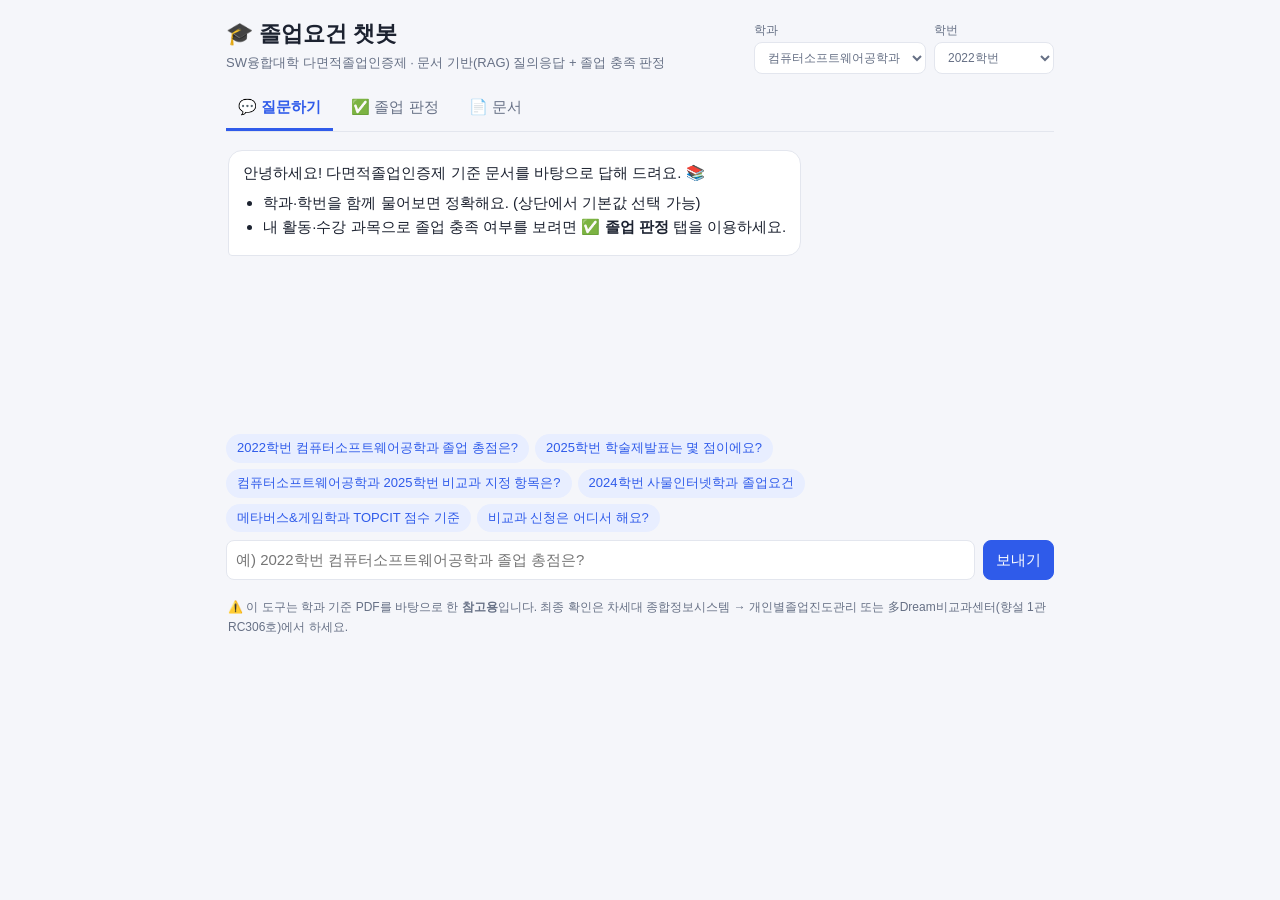
<file: index.html>
<!doctype html>
<html lang="ko">
<head>
<meta charset="utf-8">
<meta name="viewport" content="width=device-width, initial-scale=1">
<title>졸업요건 챗봇</title>
<style>:root {
  --bg: #f5f6fa; --card: #ffffff; --ink: #1c2230; --muted: #667085; --line: #e3e6ee;
  --brand: #2f5bea; --brand-ink: #ffffff; --brand-soft: #e8eeff;
  --ok: #12805c; --ok-soft: #e3f6ee; --bad: #c0392b; --bad-soft: #fdeceb; --warn-soft: #fff6e0;
  --bubble-user: #2f5bea; --bubble-bot: #ffffff;
}
@media (prefers-color-scheme: dark) {
  :root {
    --bg: #12151c; --card: #1b1f29; --ink: #e8ebf2; --muted: #98a2b3; --line: #2b3140;
    --brand: #6b8cff; --brand-ink: #0c1020; --brand-soft: #232c4a;
    --ok: #4cd1a1; --ok-soft: #14332a; --bad: #ff8a7a; --bad-soft: #3a1f1c; --warn-soft: #3a3016;
    --bubble-user: #3d5fd9; --bubble-bot: #1b1f29;
  }
}
* { box-sizing: border-box; }
html, body { margin: 0; }
body { background: var(--bg); color: var(--ink); font: 15px/1.6 -apple-system, BlinkMacSystemFont, "Apple SD Gothic Neo", "Noto Sans KR", "Malgun Gothic", sans-serif; }
.app { max-width: 860px; margin: 0 auto; padding: 16px; }
.top { display: flex; flex-wrap: wrap; gap: 12px; justify-content: space-between; align-items: flex-end; margin-bottom: 12px; }
h1 { font-size: 22px; margin: 0; }
h2 { font-size: 16px; margin: 0 0 10px; }
h3 { font-size: 13px; margin: 14px 0 6px; color: var(--muted); }
.sub { margin: 2px 0 0; color: var(--muted); font-size: 13px; }
.profile { display: flex; gap: 8px; flex-wrap: wrap; }
.profile label { font-size: 12px; color: var(--muted); display: flex; flex-direction: column; gap: 2px; }
select, input[type=text], input[type=number], textarea {
  font: inherit; color: inherit; background: var(--card); border: 1px solid var(--line); border-radius: 8px; padding: 7px 9px; width: 100%;
}
.profile select { width: auto; min-width: 120px; }
textarea { resize: vertical; }
button { font: inherit; cursor: pointer; border: 1px solid var(--line); background: var(--card); color: var(--ink); border-radius: 8px; padding: 7px 12px; }
button:hover { border-color: var(--brand); }
.tabs { display: flex; gap: 6px; border-bottom: 1px solid var(--line); margin-bottom: 14px; }
.tab { border: 0; border-bottom: 3px solid transparent; border-radius: 0; background: none; padding: 9px 12px; color: var(--muted); }
.tab.active { color: var(--brand); border-bottom-color: var(--brand); font-weight: 600; }
.panel { display: none; }
.panel.active { display: block; }
.card { background: var(--card); border: 1px solid var(--line); border-radius: 12px; padding: 14px 16px; margin-bottom: 12px; }
.hint { color: var(--muted); font-size: 13px; margin: 0 0 8px; }
.badge { font-size: 11px; font-weight: 500; background: var(--brand-soft); color: var(--brand); border-radius: 99px; padding: 2px 8px; margin-left: 6px; }
.link { border: 0; background: none; color: var(--brand); padding: 0 4px; font-size: 12px; }
.notice { background: var(--warn-soft); border-radius: 10px; padding: 12px 14px; margin-bottom: 12px; }
code { background: var(--brand-soft); padding: 1px 5px; border-radius: 4px; font-size: 0.92em; }

/* chat */
.log { display: flex; flex-direction: column; gap: 10px; min-height: 280px; max-height: 58vh; overflow-y: auto; padding: 4px 2px 10px; }
.msg { max-width: 92%; padding: 10px 14px; border-radius: 14px; word-break: keep-all; overflow-wrap: anywhere; }
.msg.user { align-self: flex-end; background: var(--bubble-user); color: #fff; border-bottom-right-radius: 4px; }
.msg.bot { align-self: flex-start; background: var(--bubble-bot); border: 1px solid var(--line); border-bottom-left-radius: 4px; }
.msg p { margin: 0 0 6px; }
.msg ul { margin: 4px 0 6px; padding-left: 20px; }
.lead { font-weight: 600; }
.src { margin-top: 8px; border: 1px solid var(--line); border-radius: 10px; padding: 8px 12px; background: var(--bg); }
.src-title { font-size: 13px; font-weight: 600; }
.src-meta { font-size: 12px; color: var(--muted); }
.src-body { font-size: 14px; margin-top: 4px; }
.cta { margin-top: 8px; }
.chips { display: flex; flex-wrap: wrap; gap: 6px; margin: 8px 0; }
.chips.inline { margin: 0 0 8px; }
.chip { font-size: 13px; border-radius: 99px; padding: 4px 11px; background: var(--brand-soft); color: var(--brand); border: 0; }
.chip.on { background: var(--brand); color: var(--brand-ink); }
.composer { display: flex; gap: 8px; }
.composer button { background: var(--brand); color: var(--brand-ink); border-color: var(--brand); white-space: nowrap; }

/* checker */
.grid2 { display: grid; grid-template-columns: repeat(auto-fill, minmax(250px, 1fr)); gap: 8px 14px; }
.row { display: flex; align-items: center; gap: 8px; font-size: 14px; }
.row label { flex: 1; }
.row input[type=number] { width: 80px; }
.row small { color: var(--muted); }
.result h2 { margin-bottom: 4px; }
.verdict { border-radius: 10px; padding: 12px 14px; margin: 8px 0 12px; font-weight: 600; }
.verdict.ok { background: var(--ok-soft); color: var(--ok); }
.verdict.no { background: var(--bad-soft); color: var(--bad); }
.cat { margin: 12px 0; }
.cat-head { display: flex; justify-content: space-between; font-weight: 600; font-size: 14px; }
.bar { height: 8px; background: var(--line); border-radius: 99px; overflow: hidden; margin: 4px 0 6px; }
.bar > i { display: block; height: 100%; background: var(--brand); }
.bar.done > i { background: var(--ok); }
.lines { font-size: 13px; color: var(--muted); margin: 0; padding: 0; list-style: none; }
.lines li { display: flex; gap: 6px; }
.lines .miss { color: var(--bad); }
.warn { background: var(--warn-soft); border-radius: 8px; padding: 8px 12px; font-size: 13px; margin: 6px 0; }

.doclist { margin: 0; padding-left: 18px; font-size: 14px; }
footer { color: var(--muted); font-size: 12px; margin: 18px 2px 8px; }
details { margin-top: 10px; }
details input, details textarea { margin: 6px 0; }
@media (max-width: 520px) { .app { padding: 12px; } .msg { max-width: 100%; } }
</style>
</head>
<body>
<div class="app">
  <header class="top">
    <div>
      <h1>🎓 졸업요건 챗봇</h1>
      <p class="sub">SW융합대학 다면적졸업인증제 · 문서 기반(RAG) 질의응답 + 졸업 충족 판정</p>
    </div>
    <div class="profile">
      <label>학과 <select id="pDept"></select></label>
      <label>학번 <select id="pYear"></select></label>
    </div>
  </header>

  <nav class="tabs" role="tablist">
    <button class="tab active" data-tab="chat" role="tab">💬 질문하기</button>
    <button class="tab" data-tab="check" role="tab">✅ 졸업 판정</button>
    <button class="tab" data-tab="docs" role="tab">📄 문서</button>
  </nav>

  <!-- 1. 챗봇 -->
  <main id="tab-chat" class="panel active">
    <div id="log" class="log" aria-live="polite"></div>
    <div id="chips" class="chips"></div>
    <form id="chatForm" class="composer">
      <input id="q" type="text" autocomplete="off" placeholder="예) 2022학번 컴퓨터소프트웨어공학과 졸업 총점은?">
      <button type="submit">보내기</button>
    </form>
  </main>

  <!-- 2. 졸업 판정 -->
  <main id="tab-check" class="panel">
    <div id="checkUnsupported" class="notice" hidden></div>
    <div id="checkBody">
      <section class="card">
        <h2>① 대학공통 필수 이수 항목 <button class="link" id="allCommon" type="button">모두 이수</button> <button class="link" id="noCommon" type="button">모두 해제</button></h2>
        <div id="commonBox" class="grid2"></div>
      </section>
      <section class="card">
        <h2>② 수강한 과목 리스트</h2>
        <p class="hint">한 줄에 한 과목(또는 쉼표로 구분)으로 붙여넣으세요. 아래 버튼을 누르면 과목이 추가/삭제됩니다.</p>
        <div id="courseChips" class="chips inline"></div>
        <textarea id="courses" rows="5" placeholder="캡스톤디자인&#10;전공영어기초&#10;예비창업설계"></textarea>
      </section>
      <section class="card">
        <h2>③ 참여한 비교과 활동</h2>
        <h3>비교과 지정</h3>
        <div id="desigBox" class="grid2"></div>
        <h3>비교과 미지정</h3>
        <div id="freeBox" class="grid2"></div>
      </section>
      <section id="result" class="card result"></section>
    </div>
  </main>

  <!-- 3. 문서 -->
  <main id="tab-docs" class="panel">
    <section class="card">
      <h2>기본 탑재 문서</h2>
      <ul id="docList" class="doclist"></ul>
    </section>
    <section class="card">
      <h2>안내 문서 추가하기 <span class="badge">내 브라우저에서만 사용</span></h2>
      <p class="hint">PDF·TXT·MD 파일을 추가하면 챗봇이 함께 검색합니다. 파일은 서버로 올라가지 않으며, 새로고침하면 사라집니다.
        영구 반영은 README의 <code>docs/</code> 폴더 + <code>python3 build.py</code> 방법을 쓰세요.</p>
      <input id="file" type="file" accept=".pdf,.txt,.md" multiple>
      <details>
        <summary>텍스트 직접 붙여넣기</summary>
        <input id="pasteName" type="text" placeholder="문서 이름 (예: 졸업사정 공지)">
        <textarea id="pasteText" rows="5" placeholder="안내 문서 내용을 붙여넣으세요"></textarea>
        <button id="pasteAdd" type="button">추가</button>
      </details>
      <div id="addedMsg" class="hint"></div>
    </section>
  </main>

  <footer>
    ⚠️ 이 도구는 학과 기준 PDF를 바탕으로 한 <b>참고용</b>입니다. 최종 확인은 차세대 종합정보시스템 → 개인별졸업진도관리 또는 多Dream비교과센터(향설 1관 RC306호)에서 하세요.
  </footer>
</div>

<script>const KB = [{"title": "대학공통 필수 (2019~2022학번)", "text": "대학공통 필수 45점 (2019~2022학번 기준, 모든 학과 공통)\n- 소통하는 공감인재: 인간사랑(5), ASP(1,2학기)(5), 자기주도상담(5)\n- 융합하는 창의인재: 자기개발과 전공탐색(5), 졸업필수활동(15)\n- 공헌하는 글로벌인재: 현대기본영어(5), 봉사학습(5)\n- 합계 45점", "dept": "common", "years": [2019, 2022], "page": 1, "source": "2026년도 학과기준 디자인 시안(1차 시안-SW융합대학).pdf"}, {"title": "대학공통 필수 (2023학번)", "text": "대학공통 필수 45점 (2023학번 기준, 모든 학과 공통)\n- 소통하는 공감인재: 인간사랑(5), ASP(1,2학기)(5), 자기주도상담(5)\n- 융합하는 창의인재: 자기개발과 전공탐색(M&M)(5), 졸업종합지도(15)\n- 공헌하는 글로벌인재: 현대기본영어(5), 봉사학습(5)\n- 합계 45점", "dept": "common", "years": [2023, 2023], "page": 1, "source": "2026년도 학과기준 디자인 시안(1차 시안-SW융합대학).pdf"}, {"title": "대학공통 필수 (2024~2026학번)", "text": "대학공통 필수 45점 (2024~2026학번 기준, 모든 학과 공통)\n- 소통하는 공감인재: 인간사랑(5), ASP(1,2학기)(5), 자기주도상담(5)\n- 융합하는 창의인재: 자기개발과 전공탐색(M&M)(5), 졸업및취·창업지도(13), 학습윤리-기본(1), 학습윤리-심화(1)\n- 공헌하는 글로벌인재: 현대실용영어(5), 봉사학습(5)\n- 합계 45점", "dept": "common", "years": [2024, 2026], "page": 1, "source": "2026년도 학과기준 디자인 시안(1차 시안-SW융합대학).pdf"}, {"title": "컴퓨터소프트웨어공학과 2016~2020학번 졸업요건", "text": "SW융합대학 컴퓨터소프트웨어공학과 2016~2020학번 졸업 기준: 합계 90점\n- 구성: 대학공통 45 + 교과 25 + 비교과지정 14 + 비교과미지정 6\n- 교과(25점): 캡스톤디자인1(5), 캡스톤디자인2(5), 전공영어1~4 중 택3(15)\n- 비교과 지정(14점): 전공상담(4), 학술제 발표(10)\n- 비교과 미지정(6점): 비교과자율활동(6) (학과활동 포함)\n- 전공영어1~4 중 택3을 수강하지 못한 경우 전공영어기초, 전공영어응용, 예비창업설계를 수강하면 대체 과목으로 인정\n- 점수 기준: 전공상담(회당 1점), 학과활동(회당 1점), 학과MT참여(회당 2점), TOPCIT 응시(회당 1점)", "dept": "cse", "years": [2016, 2020], "page": 1, "source": "2026년도 학과기준 디자인 시안(1차 시안-SW융합대학).pdf"}, {"title": "컴퓨터소프트웨어공학과 2021학번 졸업요건", "text": "SW융합대학 컴퓨터소프트웨어공학과 2021학번 졸업 기준: 합계 90점\n- 구성: 대학공통 45 + 교과 25 + 비교과지정 15 + 비교과미지정 5\n- 교과(25점): 캡스톤디자인1(5), 캡스톤디자인2(5), 전공영어1~4 중 택3(15)\n- 비교과 지정(15점): 전공상담(4), 학과활동(1) (4학년 간담회 참석), 학술제 발표(10)\n- 비교과 미지정(5점): 비교과자율활동(5)\n- 전공영어1~4 중 택3을 수강하지 못한 경우 전공영어기초, 전공영어응용, 예비창업설계를 수강하면 대체 과목으로 인정\n- 점수 기준: 전공상담(회당 1점), 학과활동(회당 1점), 학과MT참여(회당 2점), TOPCIT 응시(회당 1점)", "dept": "cse", "years": [2021, 2021], "page": 1, "source": "2026년도 학과기준 디자인 시안(1차 시안-SW융합대학).pdf"}, {"title": "컴퓨터소프트웨어공학과 2022~2024학번 졸업요건", "text": "SW융합대학 컴퓨터소프트웨어공학과 2022~2024학번 졸업 기준: 합계 104점\n- 구성: 대학공통 45 + 교과 25 + 비교과지정 24 + 비교과미지정 10\n- 교과(25점): 캡스톤디자인(5), 산학캡스톤디자인(5), 전공영어기초(5), 전공영어응용(5), 예비창업설계(5)\n- 비교과 지정(24점): 전공상담(4), 학술제발표(10), 코딩역량인증제 Level2 이상(5), AI·SW전공역량졸업인증제(5)\n- 비교과 미지정(10점): 비교과자율활동(10) — 맛있는SW시리즈, TOPCIT 응시 등\n- 점수 기준: 전공상담(회당 1점), 학과활동(회당 1점), 학과MT참여(회당 2점), TOPCIT 응시(회당 1점)", "dept": "cse", "years": [2022, 2024], "page": 2, "source": "2026년도 학과기준 디자인 시안(1차 시안-SW융합대학).pdf"}, {"title": "컴퓨터소프트웨어공학과 2025~2026학번 졸업요건", "text": "SW융합대학 컴퓨터소프트웨어공학과 2025~2026학번 졸업 기준: 합계 104점\n- 구성: 대학공통 45 + 교과 25 + 비교과지정 24 + 비교과미지정 10\n- 교과(25점): 캡스톤디자인(5), 산학캡스톤디자인(5), 전공영어기초(5), 전공영어응용(5), 예비창업설계(5)\n- 비교과 지정(24점): 전공상담(4), 학과 MT참여(4), 학술제발표(6), 코딩역량인증제 Level2 이상(5), AI·SW전공역량졸업인증제(5)\n- 비교과 미지정(10점): 비교과자율활동(10) — 맛있는SW시리즈, TOPCIT 응시 등\n- 점수 기준: 전공상담(회당 1점), 학과활동(회당 1점), 학과MT참여(회당 2점), TOPCIT 응시(회당 1점)\n- 2022~2024학번과의 차이: 학과 MT참여(4)가 지정 항목에 추가되었고 학술제발표는 10점에서 6점으로 변경", "dept": "cse", "years": [2025, 2026], "page": 2, "source": "2026년도 학과기준 디자인 시안(1차 시안-SW융합대학).pdf"}, {"title": "정보보호학과 2016~2021학번 졸업요건", "text": "SW융합대학 정보보호학과 2016~2021학번 졸업 기준: 합계 85점\n- 구성: 대학공통 45 + 교과 15 + 비교과지정 20 + 비교과미지정 5\n- 교과(15점): 캡스톤디자인3~4 택1(5), 전공영어기초(5), 전공영어응용(5)\n- 비교과 지정(20점): 학과활동(10), (단과대)학술제발표(10)\n- 비교과 미지정(5점): 비교과자율활동(5)\n- 2016~2021학번 중 전공영어1, 전공영어2를 수강하지 못했다면 전공영어1, 전공영어2, 전공영어3, 전공영어기초2, 전공영어응용 중 택2로 대체\n- 점수 기준: 학과활동(회당 1점), 학과학술동아리(학기당 3점), TOPCIT 응시(회당 1점)", "dept": "infosec", "years": [2016, 2021], "page": 3, "source": "2026년도 학과기준 디자인 시안(1차 시안-SW융합대학).pdf"}, {"title": "정보보호학과 2022학번 졸업요건", "text": "SW융합대학 정보보호학과 2022학번 졸업 기준: 합계 110점\n- 구성: 대학공통 45 + 교과 25 + 비교과지정 30 + 비교과미지정 10\n- 교과(25점): 산학캡스톤디자인2 혹은 졸업논문프로젝트2 택1(5), C프로그래밍(5), 전공영어기초(5), 전공영어응용(5), 예비창업설계(5)\n- 비교과 지정(30점): 학과활동(10), (단과대)학술제발표(10), 코딩역량인증제(5), AI·SW전공역량졸업인증제(5)\n- 비교과 미지정(10점): 비교과자율활동(10) — 맛있는SW(5), 학과학술동아리\n- 점수 기준: 학과활동(회당 1점), 학과학술동아리(학기당 3점), TOPCIT 응시(회당 1점)", "dept": "infosec", "years": [2022, 2022], "page": 3, "source": "2026년도 학과기준 디자인 시안(1차 시안-SW융합대학).pdf"}, {"title": "정보보호학과 2023~2026학번 졸업요건", "text": "SW융합대학 정보보호학과 2023~2026학번 졸업 기준: 합계 110점\n- 구성: 대학공통 45 + 교과 25 + 비교과지정 30 + 비교과미지정 10\n- 교과(25점): 산학캡스톤디자인2 혹은 졸업논문프로젝트2 택1(5), C프로그래밍(5), 전공영어기초(5), 전공영어응용(5), 예비창업설계(5)\n- 비교과 지정(30점): 학과활동(10), (단과대)학술제발표(5), 코딩역량인증제(5), AI·SW전공역량졸업인증제(5), TOPCIT 응시(5)\n- 비교과 미지정(10점): 비교과자율활동(10) — 맛있는SW(5), 학과학술동아리\n- 점수 기준: 학과활동(회당 1점), 학과학술동아리(학기당 3점), TOPCIT 응시(회당 1점)", "dept": "infosec", "years": [2023, 2026], "page": 3, "source": "2026년도 학과기준 디자인 시안(1차 시안-SW융합대학).pdf"}, {"title": "의료IT공학과 2021학번 졸업요건", "text": "SW융합대학 의료IT공학과 2021학번 졸업 기준: 합계 80점\n- 구성: 대학공통 45 + 교과 15 + 비교과지정 6 + 비교과미지정 14\n- 교과(15점): 의학용어(5), 프레젠테이션테크닉(5), 현대응용영어(5)\n- 비교과 지정(6점): 학과 MT(1), 학술제참여(1), 전공관련국제박람회(2), 진로(취업)지도관련 학내 프로그램 참여(2)\n- 비교과 미지정(14점): 비교과자율활동(7) + 비교과자율활동(7)", "dept": "medit", "years": [2021, 2021], "page": 4, "source": "2026년도 학과기준 디자인 시안(1차 시안-SW융합대학).pdf"}, {"title": "의료IT공학과 2022~2023학번 졸업요건", "text": "SW융합대학 의료IT공학과 2022~2023학번 졸업 기준: 합계 88점\n- 구성: 대학공통 45 + 교과 15 + 비교과지정 13 + 비교과미지정 15\n- 교과(15점): 의학용어(5), 컴퓨팅적사고와문제해결(5), 현대응용영어(5)\n- 비교과 지정(13점): MT참여 2회(2), 학술제 참여(1), 코딩역량인증 평가 Level2 이상(5), AI·SW전공역량 졸업인증제 200점 이상(5)\n- 비교과 미지정(15점): 비교과자율활동(5) ×3 — 전공관련 국제박람회(2), 학술제 작품발표(단과대)(2), 맛있는SW(5) 등", "dept": "medit", "years": [2022, 2023], "page": 4, "source": "2026년도 학과기준 디자인 시안(1차 시안-SW융합대학).pdf"}, {"title": "의료IT공학과 2024~2026학번 졸업요건", "text": "SW융합대학 의료IT공학과 2024~2026학번 졸업 기준: 합계 89점\n- 구성: 대학공통 45 + 교과 15 + 비교과지정 14 + 비교과미지정 15\n- 교과(15점): 의학용어(5), 컴퓨터코딩과문제해결(5), 현대응용영어(5)\n- 비교과 지정(14점): MT참여 2회(2), 학술제 참여(1), 코딩역량인증 평가 Level2 이상(5), AI·SW전공역량 졸업인증제 200점 이상(5), TOPCIT 수준1 달성(1)\n- 비교과 미지정(15점): 비교과자율활동(5) ×3 — 전공관련 국제박람회(2), 학술제 작품발표(단과대)(2), 맛있는SW(5) 등", "dept": "medit", "years": [2024, 2026], "page": 4, "source": "2026년도 학과기준 디자인 시안(1차 시안-SW융합대학).pdf"}, {"title": "AI·빅데이터학과 2019~2021학번 졸업요건", "text": "SW융합대학 AI·빅데이터학과 2019~2021학번 졸업 기준: 합계 80점\n- 구성: 대학공통 45 + 교과 5 + 비교과지정 11 + 비교과미지정 19\n- 교과(5점): 중핵교양-국제사회언어영역 과목 택1(5)\n- 비교과 지정(11점): 학과활동(5), 자격증/경진대회참가/경진대회수상(6)\n- 비교과 미지정(19점): 비교과자율활동(5) + 비교과자율활동(4) + 비교과자율활동(10)\n- 점수 기준: 학과활동(회당 1점), TOPCIT 응시(회당 1점), 경진대회 참가(3~10점), 경진대회 수상(10~30점)\n- 권장 자격증 취득(6점): 데이터아키텍처 전문가 / SQL전문가 / SQL개발자 / 데이터분석전문가 / 데이터분석준전문가 / 빅데이터분석기사", "dept": "aibd", "years": [2019, 2021], "page": 5, "source": "2026년도 학과기준 디자인 시안(1차 시안-SW융합대학).pdf"}, {"title": "AI·빅데이터학과 2022학번 졸업요건", "text": "SW융합대학 AI·빅데이터학과 2022학번 졸업 기준: 합계 95점\n- 구성: 대학공통 45 + 교과 10 + 비교과지정 21 + 비교과미지정 19\n- 교과(10점): 예비창업설계(5), 중핵교양-국제사회언어영역 과목 택1(5)\n- 비교과 지정(21점): 학과활동(5), 자격증/경진대회참가/경진대회수상(6), 코딩역량인증제 Lv2이상(5), AI·SW전공역량졸업인증제(5)\n- 비교과 미지정(19점): 비교과자율활동(5) + (4) + (10)\n- 점수 기준: 학과활동(회당 1점), 경진대회 참가(3~10점), 경진대회 수상(10~30점)\n- 권장수강학기: 예비창업설계(2학년 2학기)", "dept": "aibd", "years": [2022, 2022], "page": 5, "source": "2026년도 학과기준 디자인 시안(1차 시안-SW융합대학).pdf"}, {"title": "AI·빅데이터학과 2023~2026학번 졸업요건", "text": "SW융합대학 AI·빅데이터학과 2023~2026학번 졸업 기준: 합계 95점\n- 구성: 대학공통 45 + 교과 5 + 비교과지정 26 + 비교과미지정 19\n- 교과(5점): 예비창업설계(5)\n- 비교과 지정(26점): 학과활동(5), 자격증/경진대회참가/경진대회수상(6), 코딩역량인증제 Lv2이상(5), AI·SW전공역량졸업인증제(5), TOPCIT 응시(5)\n- 비교과 미지정(19점): 비교과자율활동(5) + (4) + (10)\n- 점수 기준: 학과활동(회당 1점), TOPCIT 응시(회당 1점), 경진대회 참가(3~10점), 경진대회 수상(10~30점)\n- 권장 자격증 취득(6점): 데이터아키텍처 전문가 / SQL전문가 / SQL개발자 / 데이터분석전문가 / 데이터분석준전문가 / 빅데이터분석기사\n- 권장수강학기: 예비창업설계(2학년 2학기)", "dept": "aibd", "years": [2023, 2026], "page": 5, "source": "2026년도 학과기준 디자인 시안(1차 시안-SW융합대학).pdf"}, {"title": "사물인터넷학과 2017~2018학번 졸업요건", "text": "SW융합대학 사물인터넷학과 2017~2018학번 졸업 기준: 합계 80점\n- 구성: 대학공통 45 + 교과 10 + 비교과지정 10 + 비교과미지정 15\n- 교과(10점): 캡스톤디자인 2과목 이상(10)\n- 비교과 지정(10점): 지도교수상담(3), 졸업상담(2), 학과활동(5)\n- 비교과 미지정(15점): 비교과자율활동(15) — 토익 500점 이상(5) / OPIC M1 이상(5) / 토익스피킹 100점 이상(5)\n- 점수 기준: 지도교수상담·졸업상담(회당 1점), 학과활동(회당 1점), TOPCIT 응시(회당 1점)", "dept": "iot", "years": [2017, 2018], "page": 6, "source": "2026년도 학과기준 디자인 시안(1차 시안-SW융합대학).pdf"}, {"title": "사물인터넷학과 2019~2021학번 졸업요건", "text": "SW융합대학 사물인터넷학과 2019~2021학번 졸업 기준: 합계 80점\n- 구성: 대학공통 45 + 교과 15 + 비교과지정 10 + 비교과미지정 10\n- 교과(15점): 캡스톤디자인 2과목 이상(10), 중핵교양 국제사회언어영역 '영어' 교과목 이수(5)\n- 비교과 지정(10점): 지도교수상담(3), 졸업상담(2), 학과활동(5)\n- 비교과 미지정(10점): 비교과자율활동(10) — 토익 500점 이상(5) / OPIC M1 이상(5) / 토익스피킹 100점 이상(5)\n- 점수 기준: 지도교수상담·졸업상담(회당 1점), 학과활동(회당 1점), TOPCIT 응시(회당 1점)", "dept": "iot", "years": [2019, 2021], "page": 6, "source": "2026년도 학과기준 디자인 시안(1차 시안-SW융합대학).pdf"}, {"title": "사물인터넷학과 2022학번 졸업요건", "text": "SW융합대학 사물인터넷학과 2022학번 졸업 기준: 합계 80점\n- 구성: 대학공통 45 + 교과 5 + 비교과지정 20 + 비교과미지정 10\n- 교과(5점): 예비창업설계(5)\n- 비교과 지정(20점): 지도교수상담(3), 졸업상담(2), 학과활동(5), 코딩역량인증제 Lv2이상(5), AI·SW전공역량 졸업인증제(5)\n- 비교과 미지정(10점): 비교과자율활동(5) + 비교과자율활동(5) — 맛있는SW(5), 토익 500점 이상 / OPIC M1 이상 / 토익스피킹 100점 이상\n- 권장수강학기: 예비창업설계(2학년 1학기)", "dept": "iot", "years": [2022, 2022], "page": 6, "source": "2026년도 학과기준 디자인 시안(1차 시안-SW융합대학).pdf"}, {"title": "사물인터넷학과 2023학번 졸업요건", "text": "SW융합대학 사물인터넷학과 2023학번 졸업 기준: 합계 81점\n- 구성: 대학공통 45 + 교과 5 + 비교과지정 21 + 비교과미지정 10\n- 교과(5점): 예비창업설계(5)\n- 비교과 지정(21점): 지도교수상담 3회(3), 졸업상담 2회(2), 학과활동 5회(5), TOPCIT 응시(1), 코딩역량인증제 Lv2이상(5), AI·SW전공역량 졸업인증제(5)\n- 비교과 미지정(10점): 비교과자율활동(5) + 비교과자율활동(5) — 맛있는SW(5), 공인어학점수\n- 권장수강학기: 예비창업설계(2학년 1학기)", "dept": "iot", "years": [2023, 2023], "page": 7, "source": "2026년도 학과기준 디자인 시안(1차 시안-SW융합대학).pdf"}, {"title": "사물인터넷학과 2024학번 졸업요건", "text": "SW융합대학 사물인터넷학과 2024학번 졸업 기준: 합계 81점\n- 구성: 대학공통 45 + 교과 5 + 비교과지정 18 + 비교과미지정 13\n- 교과(5점): 예비창업설계(5)\n- 비교과 지정(18점): 지도교수상담 2회(2), 학과활동 5회(5), TOPCIT 응시(1), 코딩역량인증제 Lv2이상(5), AI·SW전공역량 졸업인증제(5)\n- 비교과 미지정(13점): 비교과자율활동(8) + 공인어학점수(5) — 맛있는SW(5), 정보처리기사 응시(2) / 취득(10), ADsP 취득(5), SQLD 취득(5)\n- 권장수강학기: 예비창업설계(2학년 1학기)", "dept": "iot", "years": [2024, 2024], "page": 7, "source": "2026년도 학과기준 디자인 시안(1차 시안-SW융합대학).pdf"}, {"title": "사물인터넷학과 2025~2026학번 졸업요건", "text": "SW융합대학 사물인터넷학과 2025~2026학번 졸업 기준: 합계 84점\n- 구성: 대학공통 45 + 교과 5 + 비교과지정 21 + 비교과미지정 13\n- 교과(5점): 예비창업설계(5)\n- 비교과 지정(21점): 진로 및 취업상담 2회(2), 학과활동 5회(5), TOPCIT 응시(4), 코딩역량인증제 Lv2이상(5), AI·SW전공역량 졸업인증제(5)\n- 비교과 미지정(13점): 비교과자율활동(8) + 공인어학점수(5) — 맛있는SW(5), 정보처리기사 응시(2) / 취득(10), ADsP 취득(5), SQLD 취득(5)\n- 권장수강학기: 예비창업설계(2학년 1학기)", "dept": "iot", "years": [2025, 2026], "page": 7, "source": "2026년도 학과기준 디자인 시안(1차 시안-SW융합대학).pdf"}, {"title": "메타버스&게임학과 2023~2025학번 졸업요건", "text": "SW융합대학 메타버스&게임학과 2023~2025학번 졸업 기준: 합계 110점\n- 구성: 대학공통 45 + 교과 25 + 비교과지정 30 + 비교과미지정 10\n- 교과(25점): 산학캡스톤디자인(5), 졸업논문프로젝트(5), 전공영어기초(5), 전공영어응용(5), 예비창업설계(5)\n- 비교과 지정(30점): 전공상담(5), (단과대)학술제발표(10), 코딩역량인증제 Lv2↑(5), AI·SW전공역량졸업인증제(5), TOPCIT(5)\n- 비교과 미지정(10점): 비교과자율활동(5) + 비교과자율활동(5) — 학과활동, 추천: 맛있는SW(5)\n- 점수 기준: 전공상담(회당 1점), 학과활동(회당 1점), TOPCIT은 수준별 점수 부여", "dept": "meta", "years": [2023, 2025], "page": 8, "source": "2026년도 학과기준 디자인 시안(1차 시안-SW융합대학).pdf"}, {"title": "메타버스&게임학과 2026학번 졸업요건", "text": "SW융합대학 메타버스&게임학과 2026학번 졸업 기준: 합계 110점\n- 구성: 대학공통 45 + 교과 25 + 비교과지정 25 + 비교과미지정 15\n- 교과(25점): 산학캡스톤디자인(5), 졸업논문프로젝트(5), 전공영어기초(5), 전공영어응용(5), 예비창업설계(5)\n- 비교과 지정(25점): 전공상담(5), (단과대)학술제발표(10), 코딩역량인증제 Lv2이상(5), AI·SW전공역량졸업인증제(5)\n- 비교과 미지정(15점): 비교과자율활동(5) + 비교과자율활동(10) — 학과활동, 추천: 맛있는SW시리즈(5), 추천: TOPCIT 응시(5)\n- 점수 기준: 전공상담(회당 1점), 학과활동(회당 1점), TOPCIT은 수준별 점수 부여", "dept": "meta", "years": [2026, 2026], "page": 8, "source": "2026년도 학과기준 디자인 시안(1차 시안-SW융합대학).pdf"}, {"title": "TOPCIT 수준별 점수 (메타버스&게임학과)", "text": "메타버스&게임학과 TOPCIT 수준별 점수 (TOPCIT 점수 구간 → 창의 점수)\n- 수준1(입문형) 0~149점 → 창의(1)\n- 수준2(도전형) 150~399점 → 창의(2)\n- 수준3(능숙형) 400~649점 → 창의(4)\n- 수준4(문제해결형) 650~849점 → 창의(5)\n- 수준5(창의융합형) 850~1000점 → 창의(7)\nTOPCIT(5점) 세부 배점 기준\n- 1) 응시 5회\n- 2) 응시 3회 + TOPCIT Lv2 달성\n- 3) 응시 1회 + TOPCIT Lv3 달성\n- 4) TOPCIT Lv4 달성", "dept": "meta", "years": [2023, 2026], "page": 8, "source": "2026년도 학과기준 디자인 시안(1차 시안-SW융합대학).pdf"}, {"title": "비교과 신청 및 이수내역 확인 방법", "text": "비교과 신청과 이수내역 확인은 차세대 종합정보시스템(https://st.sch.ac.kr)에서 합니다.\n1. 비교과 신청: 학부학사행정 → 비교과과정 → 신청관리 → 비교과신청\n2. 이수내역 확인: 학부학사행정 → 졸업 → 개인별졸업진도관리 → 비교과일람표", "dept": "common", "years": null, "page": 1, "source": "2026년도 학과기준 디자인 시안(1차 시안-SW융합대학).pdf"}, {"title": "다면적졸업인증제 상담 문의처", "text": "다면적졸업인증제에 대한 자세한 상담이 필요한 학생은 多Dream비교과센터(향설 1관 RC306호)로 방문하세요.\n문의 상담 위치 연락 어디 센터 담당 부서 방문 장소", "dept": "common", "years": null, "page": 1, "source": "2026년도 학과기준 디자인 시안(1차 시안-SW융합대학).pdf"}, {"title": "다면적졸업인증제 구성 (점수 체계)", "text": "다면적졸업인증제 총점은 크게 네 부분으로 구성됩니다.\n- 대학공통 필수(45점): 모든 학과 공통\n- 교과: 학과가 지정한 교과목 이수 점수\n- 비교과 지정: 학과가 지정한 비교과 활동(전공상담, 학술제발표, 코딩역량인증제, AI·SW전공역량졸업인증제 등)\n- 비교과 미지정: 비교과자율활동 점수(맛있는SW시리즈, TOPCIT 응시 등)\n학과별 합계 점수는 학과·학번에 따라 다릅니다. 학과와 학번을 함께 질문해 주세요.", "dept": "common", "years": null, "page": 1, "source": "2026년도 학과기준 디자인 시안(1차 시안-SW융합대학).pdf"}];</script>
<script>/* ============================================================
 * engine.js — 브라우저 안에서 도는 RAG 검색기 (BM25, 외부 API 없음)
 *   1) 문서를 chunk 로 나눠 색인
 *   2) 질문에서 학과·학번을 읽어 후보를 거른다(metadata filtering)
 *   3) 한글 2글자 조각 + 단어 BM25 로 순위를 매긴다
 *   4) 근거 chunk 를 그대로 보여준다 (생성형 환각 없음)
 * ============================================================ */

const DEPTS = {
  cse: '컴퓨터소프트웨어공학과',
  infosec: '정보보호학과',
  medit: '의료IT공학과',
  aibd: 'AI·빅데이터학과',
  iot: '사물인터넷학과',
  meta: '메타버스&게임학과',
};

const DEPT_PATTERNS = {
  cse: /컴퓨터\s*소프트웨어(공학)?|컴소공|컴소|소프트웨어공학/,
  infosec: /정보\s*보호|정보보안/,
  medit: /의료\s*it|의료\s*아이티|의료it공학/i,
  aibd: /ai\s*[·.\-ㆍ]?\s*빅\s*데이터|빅데이터\s*학과|에이아이/i,
  iot: /사물\s*인터넷|iot/i,
  meta: /메타\s*버스|게임\s*학과|메타버스\s*&\s*게임/,
};

function detectDept(q) {
  for (const [id, re] of Object.entries(DEPT_PATTERNS)) if (re.test(q)) return id;
  return null;
}

function detectYear(q) {
  let m = q.match(/(20\d{2})\s*(학번|년\s*입학|입학)/);
  if (m) return +m[1];
  m = q.match(/(?<!\d)(\d{2})\s*학번/);
  if (m) return 2000 + +m[1];
  m = q.match(/(20\d{2})/);
  return m ? +m[1] : null;
}

// 질문에 흔히 붙는 군더더기 (검색 신호가 아님)
const FILLER = new Set(['가요','돼요','되나','되나요','있나','있나요','알려','려줘','줘요','주세','세요','뭐','뭔가','어떻','어떻게','하나','하나요','할까','얼마','필요','요건','해야','야해','게해','뭐야']);

const KO_SUFFIX = /(이란|이야|인가요|인가|나요|가요|어요|해요|해줘|알려줘|알려주세요|뭐야|뭐예요|입니까|이에요|예요|에서|으로|까지|부터|이|가|은|는|을|를|의|에|로|와|과|도|만)$/;

function tokenize(text) {
  const words = String(text).toLowerCase().match(/[가-힣]+|[a-z0-9]+/g) || [];
  const out = [];
  for (let w of words) {
    if (/^[가-힣]+$/.test(w)) {
      if (w.length >= 3) w = w.replace(KO_SUFFIX, '') || w;
      if (w.length === 1) { out.push(w); continue; }
      for (let i = 0; i < w.length - 1; i++) out.push(w.slice(i, i + 2));
      if (w.length >= 3) out.push(w);
    } else out.push(w);
  }
  return out;
}

class Retriever {
  constructor(chunks) { this.setChunks(chunks); }

  setChunks(chunks) {
    this.chunks = chunks;
    this.docs = chunks.map(c => tokenize(`${c.title} ${c.title} ${c.text}`));
    this.avgLen = this.docs.reduce((a, d) => a + d.length, 0) / Math.max(1, this.docs.length);
    this.df = new Map();
    this.tf = this.docs.map(d => {
      const m = new Map();
      for (const t of d) m.set(t, (m.get(t) || 0) + 1);
      for (const t of m.keys()) this.df.set(t, (this.df.get(t) || 0) + 1);
      return m;
    });
  }

  bm25(qTokens, i) {
    const N = this.chunks.length, k1 = 1.4, b = 0.75;
    const len = this.docs[i].length;
    let s = 0;
    for (const t of new Set(qTokens)) {
      const f = this.tf[i].get(t);
      if (!f) continue;
      const n = this.df.get(t);
      const idf = Math.log(1 + (N - n + 0.5) / (n + 0.5));
      s += idf * (f * (k1 + 1)) / (f + k1 * (1 - b + b * len / this.avgLen));
    }
    return s;
  }

  /**
   * @param {string} question
   * @param {{dept?:string, year?:number}} profile 화면 상단에서 고른 기본 학과/학번
   */
  search(question, profile = {}, topK = 3) {
    const askedDept = detectDept(question);
    const askedYear = detectYear(question);
    const dept = askedDept || profile.dept || null;
    // 다른 학과를 물었는데 학번은 안 적었다면, 내 학번(프로필)을 그 학과에 억지로 적용하지 않는다
    const otherDept = askedDept && profile.dept && askedDept !== profile.dept;
    const year = askedYear || (otherDept ? null : profile.year) || null;

    // 학과·학번 표현은 필터로 쓰고, 단어 매칭에서는 뺀다
    const cleaned = question
      .replace(/(20\d{2}|\d{2})\s*(학번|년\s*입학)/g, ' ')
      .replace(new RegExp(Object.values(DEPT_PATTERNS).map(r => r.source).join('|'), 'gi'), ' ')
      .replace(/학과/g, ' ')
      .replace(/총\s*점수?|졸업\s*점수|필요(한|하)?\s*점수|기준\s*점수|몇\s*점|몇점/g, ' 합계 ');
    const qTokens = tokenize(cleaned).filter(t => !FILLER.has(t));
    const wantsGuide = /어디|문의|연락|위치|방문|센터|신청|확인\s*(방법|하는)/.test(question);

    const scored = this.chunks.map((c, i) => {
      const raw = this.bm25(qTokens, i);
      let mult = 1;
      if (wantsGuide && c.dept === 'common' && !c.years) mult *= 2; // 신청·문의 류 질문은 공통 안내 문서 우선
      if (c.dept && c.dept !== 'common' && dept) mult *= c.dept === dept ? 1.5 : (askedDept ? 0.05 : 0.4);
      if (c.years && year) {
        const [a, b] = c.years;
        mult *= year >= a && year <= b ? 1.6 : (askedYear ? 0.1 : 0.35);
      }
      return { chunk: c, raw, score: raw * mult };
    }).filter(r => r.raw > 0).sort((a, b) => b.score - a.score);

    const top = scored[0];
    const results = top ? scored.filter(r => r.score >= top.score * 0.5).slice(0, topK) : [];
    // 질문의 핵심 단어 중 1/3 이상이 근거 문서에 있어야 "찾았다"고 본다 (흔한 단어 하나만 겹친 경우 거절)
    let coverage = 0;
    if (top) {
      const uniq = [...new Set(qTokens)];
      const hit = uniq.filter(t => this.tf[this.chunks.indexOf(top.chunk)].has(t)).length;
      coverage = uniq.length ? hit / uniq.length : 0;
    }
    const deptHit = !!askedDept && !!top && top.chunk.dept === askedDept; // 학과를 직접 지목하고 그 학과 문서가 나온 경우
    const confident = !!top && coverage >= 0.34 && (top.raw >= 0.3 || deptHit);
    const needYear = confident && !year && results.some(r => r.chunk.years);
    return { results, dept, year, askedDept, askedYear, confident, coverage, needYear };
  }
}

/** 청크를 "N~M학번" 같은 라벨로 */
function yearLabel(years) {
  if (!years) return '';
  return years[0] === years[1] ? `${years[0]}학번` : `${years[0]}~${years[1]}학번`;
}

/** 업로드/붙여넣기 텍스트를 검색용 chunk 로 자른다 */
function chunkPlainText(text, sourceName, page) {
  const paras = text.split(/\n\s*\n/).map(s => s.trim()).filter(Boolean);
  const chunks = [];
  let buf = '';
  const flush = () => {
    if (buf.trim()) chunks.push({
      title: `${sourceName}${page ? ` p.${page}` : ''} (${chunks.length + 1})`,
      text: buf.trim(), dept: null, years: null, page: page || null, source: sourceName, extra: true,
    });
    buf = '';
  };
  for (const p of paras) {
    if ((buf + '\n' + p).length > 700) flush();
    buf += (buf ? '\n' : '') + p;
    while (buf.length > 1100) { chunks.push({ title: `${sourceName}${page ? ` p.${page}` : ''} (${chunks.length + 1})`, text: buf.slice(0, 900), dept: null, years: null, page: page || null, source: sourceName, extra: true }); buf = buf.slice(800); }
  }
  flush();
  return chunks;
}

if (typeof module !== 'undefined') module.exports = { Retriever, tokenize, detectDept, detectYear, DEPTS, yearLabel, chunkPlainText };
</script>
<script>/* ============================================================
 * checker.js — 졸업 충족 판정 (컴퓨터소프트웨어공학과 2016~2026학번)
 * 기준: 「2026년도 학과기준 디자인 시안(1차 시안-SW융합대학)」 p.1~2
 * 다른 학과를 추가하려면 CHECKER_GROUPS 에 같은 형식으로 그룹을 추가하면 됩니다.
 * ============================================================ */

const COMMON_TABLE = {
  '2019-2022': [
    ['인간사랑', 5], ['ASP(1,2학기)', 5], ['자기주도상담', 5],
    ['자기개발과 전공탐색', 5], ['졸업필수활동', 15], ['현대기본영어', 5], ['봉사학습', 5],
  ],
  '2023-2023': [
    ['인간사랑', 5], ['ASP(1,2학기)', 5], ['자기주도상담', 5],
    ['자기개발과 전공탐색(M&M)', 5], ['졸업종합지도', 15], ['현대기본영어', 5], ['봉사학습', 5],
  ],
  '2024-2026': [
    ['인간사랑', 5], ['ASP(1,2학기)', 5], ['자기주도상담', 5],
    ['자기개발과 전공탐색(M&M)', 5], ['졸업및취·창업지도', 13],
    ['학습윤리-기본', 1], ['학습윤리-심화', 1], ['현대실용영어', 5], ['봉사학습', 5],
  ],
};

function commonKeyFor(year) {
  if (year >= 2024) return '2024-2026';
  if (year === 2023) return '2023-2023';
  return '2019-2022'; // 2016~2018학번은 PDF에 표가 없어 2019~2022 기준을 준용
}

const _c = (id, label, pts, alias) => ({ id, label, pts, alias: alias || [label] });
const _count = (id, label, per, max, hint) => ({ id, label, type: 'count', per, max, hint });
const _flag = (id, label, pts, hint) => ({ id, label, type: 'flag', pts, hint });

const ENG_MAIN = [
  _c('eng1', '전공영어1', 5), _c('eng2', '전공영어2', 5),
  _c('eng3', '전공영어3', 5), _c('eng4', '전공영어4', 5),
];
const ENG_SUB = [
  _c('engBasic', '전공영어기초', 5), _c('engApply', '전공영어응용', 5), _c('startup', '예비창업설계', 5),
];

// 비교과 미지정 공통 입력(회당 점수는 PDF 각주 기준)
const FREE_COMMON = [
  _count('topcit', 'TOPCIT 응시', 1, 99, '회당 1점'),
  _count('dept', '학과활동', 1, 99, '회당 1점'),
  _flag_free(),
];
function _flag_free() {
  return { id: 'free', label: '기타 비교과자율활동 점수 (맛있는SW시리즈 등)', type: 'number', hint: '직접 입력한 점수' };
}
const MT_FREE = _count('mt', '학과 MT 참여', 2, 99, '회당 2점');

const CHECKER_GROUPS = [
  {
    dept: 'cse', years: [2016, 2020], total: 90,
    course: {
      req: 25,
      items: [_c('cap1', '캡스톤디자인1', 5, ['캡스톤디자인1', '캡스톤1']), _c('cap2', '캡스톤디자인2', 5, ['캡스톤디자인2', '캡스톤2'])],
      special: { label: '전공영어 (1~4 중 택3, 15점)', main: ENG_MAIN, subs: ENG_SUB, slots: 3, per: 5 },
    },
    designated: { req: 14, items: [_count('adv', '전공상담', 1, 4, '회당 1점, 최대 4점'), _flag('fest', '학술제 발표', 10)] },
    free: { req: 6, items: [FREE_COMMON[0], FREE_COMMON[1], MT_FREE, FREE_COMMON[2]] },
    note: '전공영어1~4 중 택3을 수강하지 못했다면 전공영어기초·전공영어응용·예비창업설계로 대체 인정됩니다.',
  },
  {
    dept: 'cse', years: [2021, 2021], total: 90,
    course: {
      req: 25,
      items: [_c('cap1', '캡스톤디자인1', 5, ['캡스톤디자인1', '캡스톤1']), _c('cap2', '캡스톤디자인2', 5, ['캡스톤디자인2', '캡스톤2'])],
      special: { label: '전공영어 (1~4 중 택3, 15점)', main: ENG_MAIN, subs: ENG_SUB, slots: 3, per: 5 },
    },
    designated: {
      req: 15,
      items: [_count('adv', '전공상담', 1, 4, '회당 1점, 최대 4점'), _count('deptDesig', '학과활동 (4학년 간담회 참석)', 1, 1, '1점'), _flag('fest', '학술제 발표', 10)],
    },
    free: { req: 5, items: [FREE_COMMON[0], MT_FREE, FREE_COMMON[2]] },
    note: '전공영어1~4 중 택3을 수강하지 못했다면 전공영어기초·전공영어응용·예비창업설계로 대체 인정됩니다.',
  },
  {
    dept: 'cse', years: [2022, 2024], total: 104,
    course: {
      req: 25,
      items: [
        _c('cap', '캡스톤디자인', 5), _c('indcap', '산학캡스톤디자인', 5),
        _c('engBasic', '전공영어기초', 5), _c('engApply', '전공영어응용', 5), _c('startup', '예비창업설계', 5),
      ],
    },
    designated: {
      req: 24,
      items: [
        _count('adv', '전공상담', 1, 4, '회당 1점, 최대 4점'), _flag('fest', '학술제 발표', 10),
        _flag('coding', '코딩역량인증제 Level2 이상', 5), _flag('aisw', 'AI·SW전공역량졸업인증제', 5),
      ],
    },
    free: { req: 10, items: [FREE_COMMON[0], FREE_COMMON[1], MT_FREE, FREE_COMMON[2]] },
  },
  {
    dept: 'cse', years: [2025, 2026], total: 104,
    course: {
      req: 25,
      items: [
        _c('cap', '캡스톤디자인', 5), _c('indcap', '산학캡스톤디자인', 5),
        _c('engBasic', '전공영어기초', 5), _c('engApply', '전공영어응용', 5), _c('startup', '예비창업설계', 5),
      ],
    },
    designated: {
      req: 24,
      items: [
        _count('adv', '전공상담', 1, 4, '회당 1점, 최대 4점'), _count('mtDesig', '학과 MT 참여', 2, 4, '회당 2점, 최대 4점'),
        _flag('fest', '학술제 발표', 6), _flag('coding', '코딩역량인증제 Level2 이상', 5), _flag('aisw', 'AI·SW전공역량졸업인증제', 5),
      ],
    },
    free: { req: 10, items: [FREE_COMMON[0], FREE_COMMON[1], FREE_COMMON[2]] },
  },
];


/* ------------------------------------------------------------
 * 다른 학과 (PDF p.3~8). 항목 구성은 knowledge/ 문서와 동일합니다.
 * ------------------------------------------------------------ */
const _num = (id, label, max, hint) => ({ id, label, type: 'number', max, hint });
function _freeNum() { return { id: 'free', label: '비교과자율활동 점수 (맛있는SW·어학·자격증 등)', type: 'number', hint: '직접 입력한 점수' }; }
const TOPCIT_FREE = _count('topcit', 'TOPCIT 응시', 1, 99, '회당 1점');
const DEPT_ACT = _count('dept', '학과활동', 1, 99, '회당 1점');
const CODING = _flag('coding', '코딩역량인증제 Level2 이상', 5);
const AISW = _flag('aisw', 'AI·SW전공역량졸업인증제', 5);
const EN_BASIC = _c('engBasic', '전공영어기초', 5), EN_APPLY = _c('engApply', '전공영어응용', 5), STARTUP = _c('startup', '예비창업설계', 5);
const CAP_ANY = _c('capSel', '산학캡스톤디자인 또는 졸업논문프로젝트 (택1)', 5, ['산학캡스톤디자인2', '졸업논문프로젝트2', '산학캡스톤디자인', '졸업논문프로젝트', '산학캡스톤', '졸업논문']);
const CLUB = _count('club', '학과학술동아리 (학기당 3점)', 3, 99, '학기당 3점');
const CAP_A = _c('capA', '캡스톤디자인 (1과목째)', 5, ['캡스톤디자인', '캡스톤']);
const CAP_B = _c('capB', '캡스톤디자인 (2과목째)', 5, ['캡스톤디자인', '캡스톤']);
const LANG_CORE = _c('langCore', '중핵교양-국제사회언어영역 과목', 5, ['국제사회언어', '중핵교양']);

const MORE_GROUPS = [
  /* ---- 정보보호학과 ---- */
  { dept: 'infosec', years: [2016, 2021], total: 85,
    course: { req: 15, items: [_c('capSel', '캡스톤디자인3~4 택1', 5, ['캡스톤디자인3', '캡스톤디자인4', '캡스톤3', '캡스톤4']), EN_BASIC, EN_APPLY] },
    designated: { req: 20, items: [_count('dept', '학과활동', 1, 10, '회당 1점, 최대 10점'), _flag('fest', '(단과대)학술제발표', 10)] },
    free: { req: 5, items: [CLUB, TOPCIT_FREE, _freeNum()] },
    note: '2016~2021학번 중 전공영어1·2를 수강하지 못했다면 대체과목 규정이 있습니다(PDF p.3). 대체 인정은 학과에 확인하세요.' },
  { dept: 'infosec', years: [2022, 2022], total: 110,
    course: { req: 25, items: [CAP_ANY, _c('cpro', 'C프로그래밍', 5, ['C프로그래밍', '씨프로그래밍']), EN_BASIC, EN_APPLY, STARTUP] },
    designated: { req: 30, items: [_count('dept', '학과활동', 1, 10, '회당 1점, 최대 10점'), _flag('fest', '(단과대)학술제발표', 10), CODING, AISW] },
    free: { req: 10, items: [CLUB, TOPCIT_FREE, _freeNum()] } },
  { dept: 'infosec', years: [2023, 2026], total: 110,
    course: { req: 25, items: [CAP_ANY, _c('cpro', 'C프로그래밍', 5, ['C프로그래밍', '씨프로그래밍']), EN_BASIC, EN_APPLY, STARTUP] },
    designated: { req: 30, items: [_count('dept', '학과활동', 1, 10, '회당 1점, 최대 10점'), _flag('fest', '(단과대)학술제발표', 5), CODING, AISW, _count('topcitD', 'TOPCIT 응시', 1, 5, '회당 1점, 최대 5점')] },
    free: { req: 10, items: [CLUB, _freeNum()] } },

  /* ---- 의료IT공학과 ---- */
  { dept: 'medit', years: [2021, 2021], total: 80,
    course: { req: 15, items: [_c('med', '의학용어', 5), _c('pres', '프레젠테이션테크닉', 5), _c('eng', '현대응용영어', 5)] },
    designated: { req: 6, items: [_flag('mt', '학과 MT', 1), _flag('fest', '학술제 참여', 1), _flag('expo', '전공관련 국제박람회', 2), _flag('career', '진로(취업)지도관련 학내 프로그램 참여', 2)] },
    free: { req: 14, items: [_freeNum()] } },
  { dept: 'medit', years: [2022, 2023], total: 88,
    course: { req: 15, items: [_c('med', '의학용어', 5), _c('comp', '컴퓨팅적사고와문제해결', 5), _c('eng', '현대응용영어', 5)] },
    designated: { req: 13, items: [_count('mt', 'MT 참여', 1, 2, '2회까지 인정(회당 1점)'), _flag('fest', '학술제 참여', 1), CODING, _flag('aisw', 'AI·SW전공역량졸업인증제 (200점 이상)', 5)] },
    free: { req: 15, items: [_freeNum()] } },
  { dept: 'medit', years: [2024, 2026], total: 89,
    course: { req: 15, items: [_c('med', '의학용어', 5), _c('coding2', '컴퓨터코딩과문제해결', 5), _c('eng', '현대응용영어', 5)] },
    designated: { req: 14, items: [_count('mt', 'MT 참여', 1, 2, '2회까지 인정(회당 1점)'), _flag('fest', '학술제 참여', 1), CODING, _flag('aisw', 'AI·SW전공역량졸업인증제 (200점 이상)', 5), _flag('topcitLv1', 'TOPCIT 수준1 달성', 1)] },
    free: { req: 15, items: [_freeNum()] } },

  /* ---- AI·빅데이터학과 ---- */
  { dept: 'aibd', years: [2019, 2021], total: 80,
    course: { req: 5, items: [LANG_CORE] },
    designated: { req: 11, items: [_count('dept', '학과활동', 1, 5, '회당 1점, 최대 5점'), _num('cert', '자격증/경진대회 참가·수상 점수', 6, '최대 6점')] },
    free: { req: 19, items: [_freeNum()] } },
  { dept: 'aibd', years: [2022, 2022], total: 95,
    course: { req: 10, items: [STARTUP, LANG_CORE] },
    designated: { req: 21, items: [_count('dept', '학과활동', 1, 5, '회당 1점, 최대 5점'), _num('cert', '자격증/경진대회 참가·수상 점수', 6, '최대 6점'), CODING, AISW] },
    free: { req: 19, items: [_freeNum()] } },
  { dept: 'aibd', years: [2023, 2026], total: 95,
    course: { req: 5, items: [STARTUP] },
    designated: { req: 26, items: [_count('dept', '학과활동', 1, 5, '회당 1점, 최대 5점'), _num('cert', '자격증/경진대회 참가·수상 점수', 6, '최대 6점'), CODING, AISW, _count('topcitD', 'TOPCIT 응시', 1, 5, '회당 1점, 최대 5점')] },
    free: { req: 19, items: [_freeNum()] } },

  /* ---- 사물인터넷학과 ---- */
  { dept: 'iot', years: [2017, 2018], total: 80,
    course: { req: 10, items: [CAP_A, CAP_B] },
    designated: { req: 10, items: [_count('prof', '지도교수상담', 1, 3, '회당 1점, 최대 3점'), _count('grad', '졸업상담', 1, 2, '회당 1점, 최대 2점'), _count('dept', '학과활동', 1, 5, '회당 1점, 최대 5점')] },
    free: { req: 15, items: [TOPCIT_FREE, _freeNum()] },
    note: '비교과 미지정에는 토익 500↑/OPIC M1↑/토익스피킹 100↑(각 5점) 등을 점수로 직접 입력하세요.' },
  { dept: 'iot', years: [2019, 2021], total: 80,
    course: { req: 15, items: [CAP_A, CAP_B, _c('langCore', '중핵교양 국제사회언어영역 "영어" 교과목', 5, ['국제사회언어', '중핵교양'])] },
    designated: { req: 10, items: [_count('prof', '지도교수상담', 1, 3, '회당 1점, 최대 3점'), _count('grad', '졸업상담', 1, 2, '회당 1점, 최대 2점'), _count('dept', '학과활동', 1, 5, '회당 1점, 최대 5점')] },
    free: { req: 10, items: [TOPCIT_FREE, _freeNum()] },
    note: '비교과 미지정에는 토익 500↑/OPIC M1↑/토익스피킹 100↑(각 5점) 등을 점수로 직접 입력하세요.' },
  { dept: 'iot', years: [2022, 2022], total: 80,
    course: { req: 5, items: [STARTUP] },
    designated: { req: 20, items: [_count('prof', '지도교수상담', 1, 3, '회당 1점, 최대 3점'), _count('grad', '졸업상담', 1, 2, '회당 1점, 최대 2점'), _count('dept', '학과활동', 1, 5, '회당 1점, 최대 5점'), CODING, AISW] },
    free: { req: 10, items: [TOPCIT_FREE, _freeNum()] } },
  { dept: 'iot', years: [2023, 2023], total: 81,
    course: { req: 5, items: [STARTUP] },
    designated: { req: 21, items: [_count('prof', '지도교수상담', 1, 3, '3회까지(회당 1점)'), _count('grad', '졸업상담', 1, 2, '2회까지(회당 1점)'), _count('dept', '학과활동', 1, 5, '5회까지(회당 1점)'), _count('topcitD', 'TOPCIT 응시', 1, 1, '1점'), CODING, AISW] },
    free: { req: 10, items: [_freeNum()] } },
  { dept: 'iot', years: [2024, 2024], total: 81,
    course: { req: 5, items: [STARTUP] },
    designated: { req: 18, items: [_count('prof', '지도교수상담', 1, 2, '2회까지(회당 1점)'), _count('dept', '학과활동', 1, 5, '5회까지(회당 1점)'), _count('topcitD', 'TOPCIT 응시', 1, 1, '1점'), CODING, AISW] },
    free: { req: 13, items: [_freeNum()] } },
  { dept: 'iot', years: [2025, 2026], total: 84,
    course: { req: 5, items: [STARTUP] },
    designated: { req: 21, items: [_count('career', '진로 및 취업상담', 1, 2, '2회까지(회당 1점)'), _count('dept', '학과활동', 1, 5, '5회까지(회당 1점)'), _count('topcitD', 'TOPCIT 응시', 1, 4, '회당 1점, 최대 4점'), CODING, AISW] },
    free: { req: 13, items: [_freeNum()] } },

  /* ---- 메타버스&게임학과 ---- */
  { dept: 'meta', years: [2023, 2025], total: 110,
    course: { req: 25, items: [_c('indcap', '산학캡스톤디자인', 5), _c('thesis', '졸업논문프로젝트', 5), EN_BASIC, EN_APPLY, STARTUP] },
    designated: { req: 30, items: [_count('adv', '전공상담', 1, 5, '회당 1점, 최대 5점'), _flag('fest', '(단과대)학술제발표', 10), CODING, AISW, _num('topcitScore', 'TOPCIT 인정 점수 (수준별/세부 배점 환산)', 5, '최대 5점')] },
    free: { req: 10, items: [DEPT_ACT, _freeNum()] } },
  { dept: 'meta', years: [2026, 2026], total: 110,
    course: { req: 25, items: [_c('indcap', '산학캡스톤디자인', 5), _c('thesis', '졸업논문프로젝트', 5), EN_BASIC, EN_APPLY, STARTUP] },
    designated: { req: 25, items: [_count('adv', '전공상담', 1, 5, '회당 1점, 최대 5점'), _flag('fest', '(단과대)학술제발표', 10), CODING, AISW] },
    free: { req: 15, items: [DEPT_ACT, TOPCIT_FREE, _freeNum()] } },
];
CHECKER_GROUPS.push(...MORE_GROUPS);

function findGroup(dept, year) {
  return CHECKER_GROUPS.find(g => g.dept === dept && year >= g.years[0] && year <= g.years[1]) || null;
}

const ROMAN = { 'Ⅰ': '1', 'Ⅱ': '2', 'Ⅲ': '3', 'Ⅳ': '4', 'ⅰ': '1', 'ⅱ': '2', 'ⅲ': '3', 'ⅳ': '4' };
function normText(s) {
  return String(s).replace(/[ⅠⅡⅢⅣⅰⅱⅲⅳ]/g, c => ROMAN[c]).toLowerCase().replace(/[^가-힣a-z0-9]/g, '');
}

/** 사용자 과목 목록을 기준표 과목에 중복 없이 매칭 (가장 긴 별칭이 우선) */
function matchCourses(userCourses, pool) {
  const matched = {}; // itemId -> 사용자가 입력한 과목명
  const unmatched = [];
  for (const raw of userCourses) {
    const n = normText(raw);
    if (!n) continue;
    let best = null, bestLen = 0;
    for (const it of pool) {
      if (matched[it.id]) continue;
      for (const a of it.alias) {
        const an = normText(a);
        if (an && n.includes(an) && an.length > bestLen) { best = it; bestLen = an.length; }
      }
    }
    if (best) matched[best.id] = raw; else unmatched.push(raw);
  }
  return { matched, unmatched };
}

function clamp(n, lo, hi) { return Math.max(lo, Math.min(hi, n)); }

/**
 * state: { commonDone: {라벨: true}, courses: string[], act: {id: number|boolean} }
 */
function evaluate(dept, year, state) {
  const g = findGroup(dept, year);
  if (!g) return { error: '이 학과·학번은 자동 판정을 지원하지 않습니다. 챗봇에서 기준을 확인해 주세요.' };

  const cats = [];
  const warnings = [];
  if (year < 2019) warnings.push('2016~2018학번의 대학공통 표가 PDF에 없어 2019~2022학번 기준(45점)을 적용했습니다.');
  if (g.note) warnings.push(g.note);

  // 1) 대학공통
  const commonItems = COMMON_TABLE[commonKeyFor(year)];
  const cLines = commonItems.map(([label, pts]) => {
    const ok = !!(state.commonDone && state.commonDone[label]);
    return { label, earned: ok ? pts : 0, max: pts, ok, hint: ok ? '' : '미이수' };
  });
  cats.push({ name: '대학공통 필수', required: 45, lines: cLines });

  // 2) 교과
  const pool = [...g.course.items];
  if (g.course.special) pool.push(...g.course.special.main, ...g.course.special.subs);
  const { matched, unmatched } = matchCourses(state.courses || [], pool);
  const courseLines = g.course.items.map(it => {
    const ok = !!matched[it.id];
    return { label: it.label, earned: ok ? it.pts : 0, max: it.pts, ok, hint: ok ? `← ${matched[it.id]}` : '미이수' };
  });
  if (g.course.special) {
    const sp = g.course.special;
    const mainHit = sp.main.filter(i => matched[i.id]);
    const subHit = sp.subs.filter(i => matched[i.id]);
    const slots = Math.min(sp.slots, mainHit.length + subHit.length);
    const earned = slots * sp.per;
    const parts = [...mainHit, ...subHit].slice(0, slots).map(i => i.label);
    courseLines.push({
      label: sp.label, earned, max: sp.slots * sp.per, ok: slots === sp.slots,
      hint: parts.length ? `인정: ${parts.join(', ')}` : '미이수 (대체: 전공영어기초·응용·예비창업설계)',
    });
  }
  cats.push({ name: '교과', required: g.course.req, lines: courseLines });

  // 3) 비교과 지정 / 4) 비교과 미지정
  const act = state.act || {};
  const actLine = (it) => {
    if (it.type === 'flag') {
      const ok = !!act[it.id];
      return { label: it.label, earned: ok ? it.pts : 0, max: it.pts, ok, hint: ok ? '' : '미참여' };
    }
    if (it.type === 'number') {
      const raw = Math.max(0, Number(act[it.id]) || 0);
      const v = it.max != null ? Math.min(raw, it.max) : raw;
      return { label: it.label, earned: v, max: it.max != null ? it.max : null, ok: it.max != null ? v >= it.max : v > 0, hint: it.hint };
    }
    const cnt = Math.max(0, Math.floor(Number(act[it.id]) || 0));
    const cap = it.max >= 99 ? null : it.max;
    const val = cap === null ? cnt * it.per : Math.min(cnt * it.per, cap);
    return { label: `${it.label} (${cnt}회)`, earned: val, max: cap, ok: cap !== null ? val >= cap : val > 0, hint: it.hint };
  };
  cats.push({ name: '비교과 지정', required: g.designated.req, lines: g.designated.items.map(actLine) });
  cats.push({ name: '비교과 미지정', required: g.free.req, lines: g.free.items.map(actLine) });

  let total = 0, allOk = true;
  for (const c of cats) {
    const sum = c.lines.reduce((a, l) => a + l.earned, 0);
    c.earned = Math.min(sum, c.required); // 구간별 반영 상한 = 해당 구간 요구 점수
    c.raw = sum;
    c.ok = c.earned >= c.required;
    total += c.earned;
    allOk = allOk && c.ok;
  }
  return {
    group: g, cats, total, target: g.total, ok: total >= g.total && allOk,
    remaining: Math.max(0, g.total - total), unmatched, warnings,
  };
}

if (typeof module !== 'undefined') module.exports = { normText, evaluate, findGroup, CHECKER_GROUPS, COMMON_TABLE, matchCourses };
</script>
<script>/* ============================================================
 * app.js — 화면(UI) 로직. 검색은 engine.js, 판정은 checker.js 가 담당
 * ============================================================ */
const $ = (s) => document.querySelector(s);
const esc = (s) => String(s).replace(/[&<>"]/g, c => ({ '&': '&amp;', '<': '&lt;', '>': '&gt;', '"': '&quot;' }[c]));

const STORE_KEY = 'gradbot.v1';
let state = { dept: 'cse', year: 2022, commonDone: {}, courses: '', act: {} };
try { Object.assign(state, JSON.parse(localStorage.getItem(STORE_KEY) || '{}')); } catch (e) { /* 저장소를 못 쓰는 환경은 무시 */ }
const save = () => { try { localStorage.setItem(STORE_KEY, JSON.stringify(state)); } catch (e) { /* ignore */ } };

let chunks = [...KB];
const retriever = new Retriever(chunks);

/* ---------- 프로필(학과/학번) ---------- */
function initProfile() {
  $('#pDept').innerHTML = Object.entries(DEPTS).map(([id, n]) => `<option value="${id}">${n}</option>`).join('');
  const years = []; for (let y = 2026; y >= 2016; y--) years.push(y);
  $('#pYear').innerHTML = years.map(y => `<option value="${y}">${y}학번</option>`).join('');
  $('#pDept').value = state.dept; $('#pYear').value = state.year;
  const onChange = () => {
    state.dept = $('#pDept').value; state.year = +$('#pYear').value; save();
    renderChecker();
  };
  $('#pDept').onchange = onChange; $('#pYear').onchange = onChange;
}

/* ---------- 탭 ---------- */
document.querySelectorAll('.tab').forEach(btn => btn.onclick = () => showTab(btn.dataset.tab));
function showTab(name) {
  document.querySelectorAll('.tab').forEach(b => b.classList.toggle('active', b.dataset.tab === name));
  document.querySelectorAll('.panel').forEach(p => p.classList.toggle('active', p.id === 'tab-' + name));
}

/* ---------- 챗봇 ---------- */
function mdLite(text) {
  const lines = esc(text).split('\n');
  let html = '', inList = false;
  for (const l of lines) {
    const m = l.match(/^\s*[-·]\s+(.*)$/);
    if (m) { if (!inList) { html += '<ul>'; inList = true; } html += `<li>${m[1]}</li>`; }
    else { if (inList) { html += '</ul>'; inList = false; } if (l.trim()) html += `<p>${l}</p>`; }
  }
  return html + (inList ? '</ul>' : '');
}
const addMsg = (who, html) => {
  const d = document.createElement('div'); d.className = 'msg ' + who; d.innerHTML = html;
  $('#log').appendChild(d); $('#log').scrollTop = $('#log').scrollHeight; return d;
};

function answer(question) {
  const r = retriever.search(question, { dept: state.dept, year: state.year });
  if (!r.results.length || !r.confident) {
    return `<p>문서에서 관련 내용을 찾지 못했어요. 😢</p>
      <p>학과와 학번을 함께 적어 보세요. 예) <b>“2024학번 사물인터넷학과 졸업요건”</b>, <b>“TOPCIT 점수 기준”</b>, <b>“비교과 신청 방법”</b></p>`;
  }
  const top = r.results[0].chunk;
  let lead = '';
  const total = top.text.match(/합계\s*(\d+)\s*점/);
  if (/총\s*점|합계|몇\s*점|졸업\s*점수|(필요|기준)(한|하)?\s*점수/.test(question) && total && top.dept && top.dept !== 'common') {
    lead = `<p class="lead">${esc(DEPTS[top.dept])} ${esc(yearLabel(top.years))} 졸업 기준은 합계 ${total[1]}점입니다.</p>`;
  } else if (r.dept && top.dept === r.dept) {
    lead = `<p class="lead">${esc(DEPTS[r.dept])}${r.year ? ' ' + r.year + '학번' : ''} 기준으로 찾았어요.</p>`;
  }
  const cards = r.results.map(({ chunk: c }) => `
    <div class="src">
      <div class="src-title">${esc(c.title)}</div>
      <div class="src-meta">📎 ${esc(c.source)}${c.page ? ' · p.' + c.page : ''}${c.extra ? ' · 추가 문서' : ''}</div>
      <div class="src-body">${mdLite(c.text)}</div>
    </div>`).join('');
  const cta = /내\s|제가|나의|저는|충족|가능할|졸업\s*할\s*수/.test(question)
    ? `<div class="cta"><button type="button" class="chip" data-go="check">✅ 내 활동·수강 과목으로 졸업 판정하기</button></div>` : '';
  const yearTip = r.needYear
    ? `<p class="hint">💡 학번을 함께 적으면 그 학번 기준만 보여드려요. (예: “${esc(DEPTS[r.dept] || '학과')} 2024학번 …”)</p>` : '';
  return lead + yearTip + cards + cta;
}

function ask(q) {
  q = q.trim(); if (!q) return;
  addMsg('user', esc(q));
  addMsg('bot', answer(q));
}
$('#chatForm').onsubmit = (e) => { e.preventDefault(); ask($('#q').value); $('#q').value = ''; };
$('#log').onclick = (e) => { const g = e.target.closest('[data-go]'); if (g) showTab(g.dataset.go); };

const EXAMPLES = [
  '2022학번 컴퓨터소프트웨어공학과 졸업 총점은?',
  '2025학번 학술제발표는 몇 점이에요?',
  '컴퓨터소프트웨어공학과 2025학번 비교과 지정 항목은?',
  '2024학번 사물인터넷학과 졸업요건',
  '메타버스&게임학과 TOPCIT 점수 기준',
  '비교과 신청은 어디서 해요?',
];
$('#chips').innerHTML = EXAMPLES.map(t => `<button type="button" class="chip">${esc(t)}</button>`).join('');
$('#chips').onclick = (e) => { const b = e.target.closest('.chip'); if (b) ask(b.textContent); };

/* ---------- 졸업 판정 ---------- */
const FORM_ID = (id) => 'act-' + id;

function parseCourses(text) { return text.split(/[\n,;]+/).map(s => s.trim()).filter(Boolean); }

function renderChecker() {
  const g = findGroup(state.dept, state.year);
  $('#checkUnsupported').hidden = !!g;
  $('#checkBody').hidden = !g;
  if (!g) {
    $('#checkUnsupported').innerHTML = `<b>${esc(DEPTS[state.dept])} ${state.year}학번</b>은 자동 판정을 아직 지원하지 않아요.<br>
      이 학과·학번은 PDF에 졸업 기준표가 없어 판정할 수 없어요. 기준 문서가 있는 학번인지 <b>💬 질문하기</b>에서 확인해 보세요.`;
    return;
  }
  // 대학공통
  const common = COMMON_TABLE[commonKeyFor(state.year)];
  $('#commonBox').innerHTML = common.map(([label, pts], i) => `
    <div class="row"><input type="checkbox" id="cm${i}" data-label="${esc(label)}" ${state.commonDone[label] ? 'checked' : ''}>
    <label for="cm${i}">${esc(label)} <small>(${pts}점)</small></label></div>`).join('');
  // 과목 칩
  const pool = [...g.course.items, ...(g.course.special ? [...g.course.special.main, ...g.course.special.subs] : [])];
  $('#courseChips').innerHTML = pool.map(it => `<button type="button" class="chip" data-course="${esc(it.label)}">${esc(it.label)}</button>`).join('');
  $('#courses').value = state.courses;
  // 활동
  const input = (it) => {
    const id = FORM_ID(it.id), v = state.act[it.id];
    if (it.type === 'flag') return `<div class="row"><input type="checkbox" id="${id}" data-act="${it.id}" data-type="flag" ${v ? 'checked' : ''}><label for="${id}">${esc(it.label)} <small>(${it.pts}점)</small></label></div>`;
    const small = it.type === 'number' ? it.hint : (it.hint || '');
    return `<div class="row"><label for="${id}">${esc(it.label)} <small>${esc(small)}</small></label><input type="number" min="0" id="${id}" data-act="${it.id}" data-type="num" value="${v ?? 0}"></div>`;
  };
  $('#desigBox').innerHTML = g.designated.items.map(input).join('');
  $('#freeBox').innerHTML = g.free.items.map(input).join('');
  renderResult();
}

function collect() {
  const courses = parseCourses($('#courses').value);
  state.courses = $('#courses').value;
  document.querySelectorAll('[data-act]').forEach(el => {
    state.act[el.dataset.act] = el.dataset.type === 'flag' ? el.checked : (Number(el.value) || 0);
  });
  document.querySelectorAll('#commonBox input').forEach(el => { state.commonDone[el.dataset.label] = el.checked; });
  save();
  return { commonDone: state.commonDone, courses, act: state.act };
}

function renderResult() {
  const res = evaluate(state.dept, state.year, collect());
  if (res.error) { $('#result').innerHTML = esc(res.error); return; }
  const pct = (a, b) => Math.round(Math.min(100, (a / b) * 100));
  const cats = res.cats.map(c => `
    <div class="cat">
      <div class="cat-head"><span>${esc(c.name)}</span><span>${c.earned} / ${c.required}점</span></div>
      <div class="bar ${c.ok ? 'done' : ''}"><i style="width:${pct(c.earned, c.required)}%"></i></div>
      <ul class="lines">${c.lines.map(l => `
        <li class="${l.ok ? '' : 'miss'}">${l.ok ? '✔' : '✘'} ${esc(l.label)} — ${l.earned}${l.max != null ? '/' + l.max : ''}점 ${l.hint ? '<small>' + esc(l.hint) + '</small>' : ''}</li>`).join('')}
      </ul>
    </div>`).join('');
  const lacking = res.cats.filter(c => !c.ok).map(c => `${c.name} ${c.required - c.earned}점`).join(', ');
  $('#result').innerHTML = `
    <h2>④ 판정 결과 — ${esc(DEPTS[state.dept])} ${state.year}학번 (기준 ${res.target}점)</h2>
    <div class="verdict ${res.ok ? 'ok' : 'no'}">${res.ok
      ? `🎉 졸업인증 기준을 충족했습니다 (${res.total} / ${res.target}점)`
      : `아직 부족해요: ${res.total} / ${res.target}점 · 남은 ${res.remaining}점${lacking ? ` (${esc(lacking)})` : ''}`}</div>
    ${res.warnings.map(w => `<div class="warn">ℹ️ ${esc(w)}</div>`).join('')}
    ${res.unmatched.length ? `<div class="warn">기준표에서 찾지 못한 과목: ${res.unmatched.map(esc).join(', ')} — 과목명을 기준표 이름과 맞춰 보세요.</div>` : ''}
    ${cats}
    <p class="hint">구간별 점수는 해당 구간 요구 점수까지만 반영됩니다. 실제 인정 여부는 종합정보시스템의 개인별졸업진도관리에서 확인하세요.</p>`;
}

$('#checkBody').addEventListener('input', renderResult);
$('#checkBody').addEventListener('change', renderResult);
$('#allCommon').onclick = () => { document.querySelectorAll('#commonBox input').forEach(e => e.checked = true); renderResult(); };
$('#noCommon').onclick = () => { document.querySelectorAll('#commonBox input').forEach(e => e.checked = false); renderResult(); };
$('#courseChips').onclick = (e) => {
  const b = e.target.closest('[data-course]'); if (!b) return;
  const list = parseCourses($('#courses').value), name = b.dataset.course;
  const i = list.findIndex(x => normText(x) === normText(name));
  if (i >= 0) list.splice(i, 1); else list.push(name);
  $('#courses').value = list.join('\n'); renderResult();
};

/* ---------- 문서 탭 ---------- */
function renderDocs() {
  const by = {};
  chunks.forEach(c => { (by[c.source] ||= { n: 0, extra: !!c.extra }).n++; });
  $('#docList').innerHTML = Object.entries(by).map(([s, v]) => `<li>${esc(s)} — chunk ${v.n}개${v.extra ? ' <span class="badge">추가</span>' : ''}</li>`).join('');
}
function addChunks(newChunks, label) {
  chunks = chunks.concat(newChunks); retriever.setChunks(chunks); renderDocs();
  $('#addedMsg').textContent = `✅ ${label}: ${newChunks.length}개 조각이 추가되었습니다. 💬 질문하기에서 물어보세요.`;
}
async function loadPdfJs() {
  if (window.pdfjsLib) return window.pdfjsLib;
  await new Promise((ok, no) => {
    const s = document.createElement('script');
    s.src = 'https://cdnjs.cloudflare.com/ajax/libs/pdf.js/3.11.174/pdf.min.js'; s.onload = ok; s.onerror = () => no(new Error('pdf.js 로드 실패(인터넷 연결 확인)'));
    document.head.appendChild(s);
  });
  pdfjsLib.GlobalWorkerOptions.workerSrc = 'https://cdnjs.cloudflare.com/ajax/libs/pdf.js/3.11.174/pdf.worker.min.js';
  return pdfjsLib;
}
$('#file').onchange = async (e) => {
  for (const f of e.target.files) {
    try {
      const name = f.name.replace(/\.[^.]+$/, '');
      if (/\.pdf$/i.test(f.name)) {
        const lib = await loadPdfJs();
        const pdf = await lib.getDocument({ data: await f.arrayBuffer() }).promise;
        let out = [];
        for (let p = 1; p <= pdf.numPages; p++) {
          const tc = await (await pdf.getPage(p)).getTextContent();
          out = out.concat(chunkPlainText(tc.items.map(i => i.str).join(' '), name, p));
        }
        addChunks(out, f.name);
      } else addChunks(chunkPlainText(await f.text(), name), f.name);
    } catch (err) { $('#addedMsg').textContent = '❌ ' + f.name + ': ' + err.message; }
  }
  e.target.value = '';
};
$('#pasteAdd').onclick = () => {
  const t = $('#pasteText').value.trim(); if (!t) return;
  addChunks(chunkPlainText(t, $('#pasteName').value.trim() || '붙여넣은 문서'), '붙여넣기');
  $('#pasteText').value = '';
};

/* ---------- 시작 ---------- */
initProfile(); renderDocs(); renderChecker();
addMsg('bot', `<p>안녕하세요! 다면적졸업인증제 기준 문서를 바탕으로 답해 드려요. 📚</p>
  <ul><li>학과·학번을 함께 물어보면 정확해요. (상단에서 기본값 선택 가능)</li>
  <li>내 활동·수강 과목으로 졸업 충족 여부를 보려면 <b>✅ 졸업 판정</b> 탭을 이용하세요.</li></ul>`);
</script>
</body>
</html>
</file>
